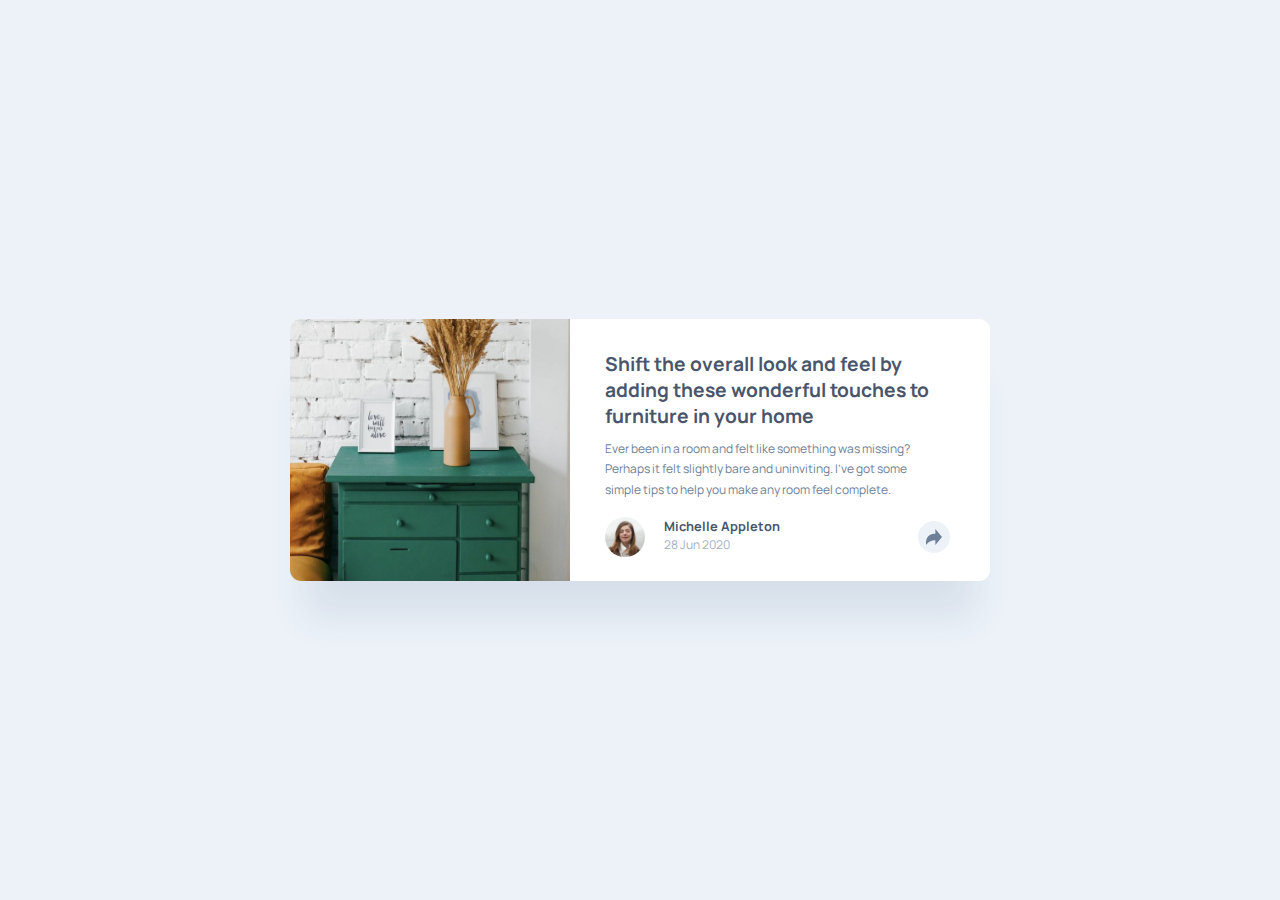
<file: index.html>
<!DOCTYPE html>
<html lang="en">
<head>
  <meta charset="UTF-8">
  <meta name="viewport" content="width=device-width, initial-scale=1.0"> 

  <link rel="icon" type="image/png" sizes="32x32" href="./images/favicon-32x32.png">

  <link rel="preconnect" href="https://fonts.googleapis.com">
  <link rel="preconnect" href="https://fonts.gstatic.com" crossorigin>
  <link href="https://fonts.googleapis.com/css2?family=Manrope:wght@500;700&display=swap" rel="stylesheet">

  <link rel="stylesheet" href="css/style.css">

  <script defer src="js/index.js"></script>
  
  <title>Frontend Mentor | Article preview component</title>

</head>
<body>
  <main class="container">
    <article class="card">
      <div class="image">
        <img src="images/drawers.jpg" alt="drawers">
      </div>
      <div class="content">
        <div class="texts">
          <h3>
            Shift the overall look and feel by adding these wonderful 
            touches to furniture in your home
          </h3>
          <p> Ever been in a room and felt like something was missing? Perhaps it felt slightly bare and uninviting. I've got some simple tips to help you make any room feel complete.</p>
          <footer class="closed-share">
            <div class="infos">
              <img class="avatar" src="images/avatar-michelle.jpg" alt="avatar Michelle">
              <div class="name-date">
                <span>Michelle Appleton</span>
                <p>28 Jun 2020</p>
              </div>
            </div>
            <a class="share" href="#">
              <img src="images/icon-share.svg" alt="icon share">
            </a>
          </footer>
        </div>
      </div>

      <footer class="open-share">
        <div class="social-media">
          <p>share</p>
          <ul>
            <li>
              <img src="images/icon-facebook.svg" alt="facebook icon">
            </li>
            <li>
              <img src="images/icon-twitter.svg" alt="twitter icon">
            </li>
            <li>
              <img src="images/icon-pinterest.svg" alt="pinterest icon">
            </li>
          </ul>
        </div>
        <a class="share-open" href="#">
          <img src="images/icon-share.svg" alt="icon share">
        </a>
      </footer>
    </article>
  </main>
</body>
</html>
</file>
<file: css/style.css>
* {
  margin: 0;
  padding: 0;
  box-sizing: border-box;
}

body {
  display: flex;
  align-items: center;
  justify-content: center;
  padding: 0 1.5rem;
  background-color: hsl(210deg, 46%, 95%);
  width: 100%;
  height: 100vh;
  font-size: 13px;
  font-family: "Manrope", sans-serif;
}

ul li {
  list-style: none;
  cursor: pointer;
}

.container {
  max-width: 340px;
}

.card {
  width: 100%;
  border-radius: 0.7rem;
  overflow: hidden;
  background-color: hsl(0deg, 0%, 100%);
  box-shadow: 0px 15px 30px -15px hsla(0deg, 0%, 0%, 0.1);
}

.image {
  position: relative;
}

.image img {
  width: 100%;
}

.content {
  padding: 2rem 2.7rem 1.3rem 2.7em;
}

.texts h3 {
  color: hsl(217deg, 19%, 35%);
  font-size: 1rem;
  font-weight: 700;
  margin-bottom: 1rem;
}

.texts p {
  color: hsl(214deg, 17%, 51%);
  text-align: left;
  line-height: 1.3rem;
}

footer {
  display: flex;
  justify-content: space-between;
  align-items: center;
}

.infos {
  display: flex;
  justify-content: space-between;
}

footer .avatar {
  width: 2.5rem;
  border-radius: 50%;
  margin-right: 1.2rem;
}

.share {
  display: flex;
  align-items: center;
  justify-content: center;
  width: 2rem;
  height: 2rem;
  border-radius: 50%;
  background-color: hsl(210deg, 46%, 95%);
}

.share img {
  width: 1rem;
  height: 1rem;
}

.name-date span {
  color: hsl(217deg, 19%, 35%);
  font-size: 0.8rem;
  font-weight: 700;
}

.name-date p {
  color: hsl(212deg, 23%, 69%);
  font-size: 0.8rem;
}

.open-share {
  display: none;
  padding: 1rem 2rem;
  background-color: hsl(217deg, 19%, 35%);
  width: 100%;
}
.open-share ul {
  display: flex;
  align-items: center;
  gap: 1rem;
}
.open-share li:hover {
  transform: scale(1.5);
  transition: 0.6s;
}

.open-share.hide {
  display: flex;
}

.social-media {
  display: flex;
  align-items: center;
}
.social-media p {
  font-size: 0.8rem;
  text-transform: uppercase;
  letter-spacing: 0.3rem;
  color: hsl(212deg, 23%, 69%);
  margin-right: 1rem;
}

.share-open {
  display: flex;
  align-items: center;
  justify-content: center;
  background-color: hsl(214deg, 17%, 51%);
  width: 2rem;
  height: 2rem;
  border-radius: 50%;
  transition: 1s;
}

.share-open img {
  width: 1rem;
  height: 1rem;
  filter: brightness(100);
}

.closed-share {
  display: flex;
  padding-top: 2.3rem;
}

@media (min-width: 820px) {
  .container {
    max-width: 700px;
  }
  .card {
    position: relative;
    display: grid;
    overflow: visible;
    grid-template-columns: 40% 60%;
    box-shadow: 0px 50px 35px -15px hsla(220deg, 50%, 30%, 0.1);
  }
  .image img {
    border-radius: 0.7rem 0 0 0.7rem;
    height: 100%;
  }
  .content {
    padding-right: 2.5rem;
    padding-bottom: 1.5rem;
  }
  .content h3 {
    font-size: 1.2rem;
    margin-bottom: 0.6rem;
  }
  .content p {
    font-size: 0.75rem;
    margin-right: 0.6rem;
  }
  .closed-share {
    padding-top: 1rem;
  }
  .share:hover {
    background-color: hsl(214deg, 17%, 51%);
    transition: 0.3s;
  }
  .share > img:hover {
    filter: brightness(100);
    transition: 0.3s;
  }
  .share-open {
    display: none;
  }
  .open-share {
    display: none;
    position: absolute;
    top: 7.5rem;
    left: 32.5rem;
    width: 15rem;
    border-radius: 0.5rem;
    box-shadow: 0px 15px 30px hsla(220deg, 50%, 30%, 0.2);
    transition: 0.3s;
    animation: dropDown 1s forwards;
  }
  .open-share::after {
    content: "";
    display: block;
    position: relative;
    top: 2rem;
    right: 5.7rem;
    width: 0;
    height: 0;
    border-left: 0.7rem solid transparent;
    border-right: 0.7rem solid transparent;
    border-top: 0.7rem solid hsl(217deg, 19%, 35%);
  }
  .open-share.hide {
    display: flex;
  }
  @keyframes dropDown {
    0% {
      top: 0;
    }
    100% {
      top: 7.5rem;
    }
  }
}

/*# sourceMappingURL=style.css.map */
</file>
